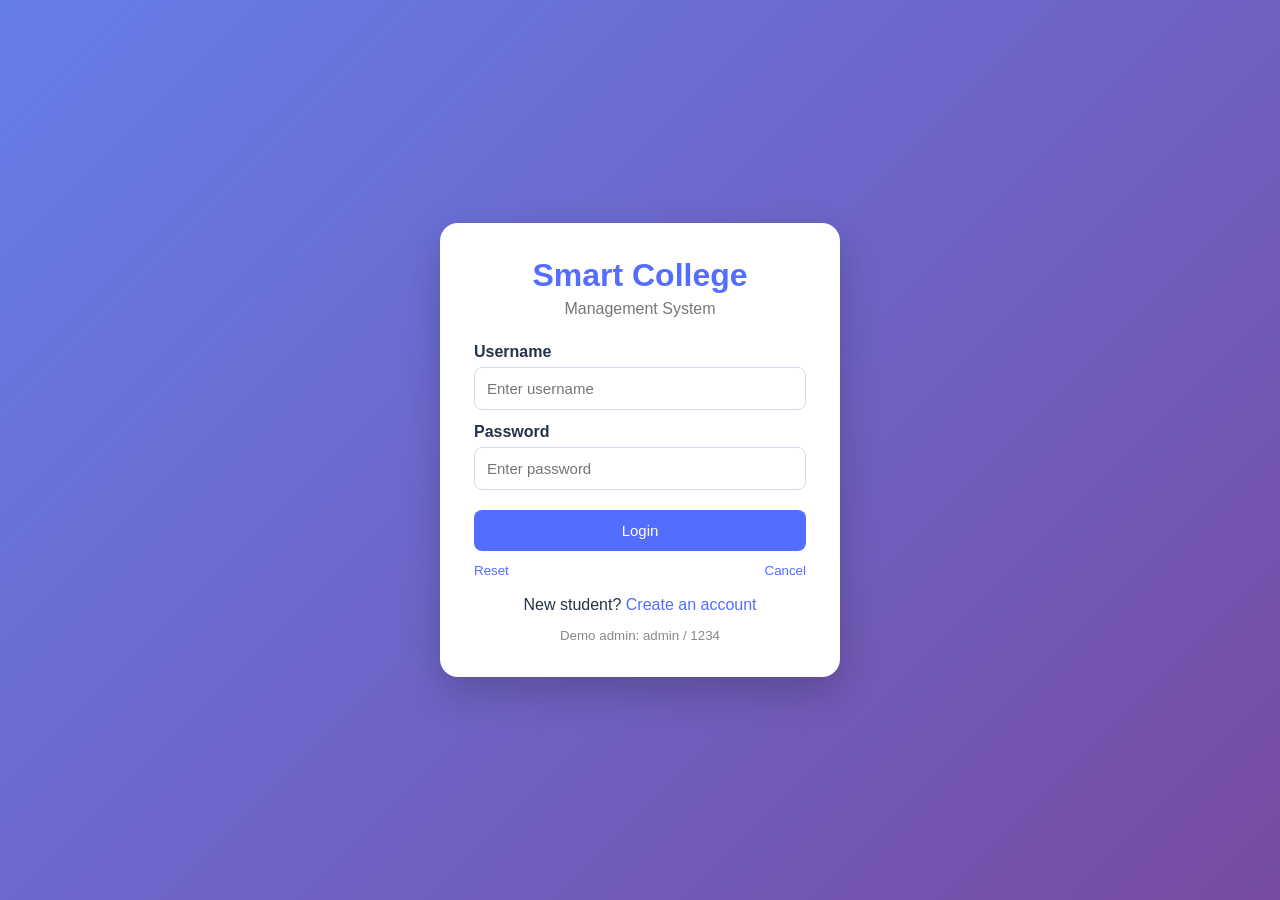
<file: frontend/index.html>
<!DOCTYPE html>
<html lang="en"><head><meta charset="UTF-8"><meta name="viewport" content="width=device-width,initial-scale=1.0">
<title>Smart College - Login</title><link rel="stylesheet" href="style.css"></head>
<body class="login-page">
<div class="login-card">
<h1>Smart College</h1><p class="subtitle">Management System</p>
<form id="loginForm">
<label>Username</label><input id="username" required placeholder="Enter username">
<label>Password</label><input id="password" type="password" required placeholder="Enter password">
<button class="primary" type="submit">Login</button>
<div class="login-actions"><button type="button" class="link-btn" onclick="resetLogin()">Reset</button><button type="button" class="link-btn" onclick="cancelLogin()">Cancel</button></div>
<p id="message"></p>
</form>
<p class="register-text">New student? <a href="register.html">Create an account</a></p>
<small>Demo admin: admin / 1234</small>
</div>
<script src="script.js"></script></body></html>
</file>
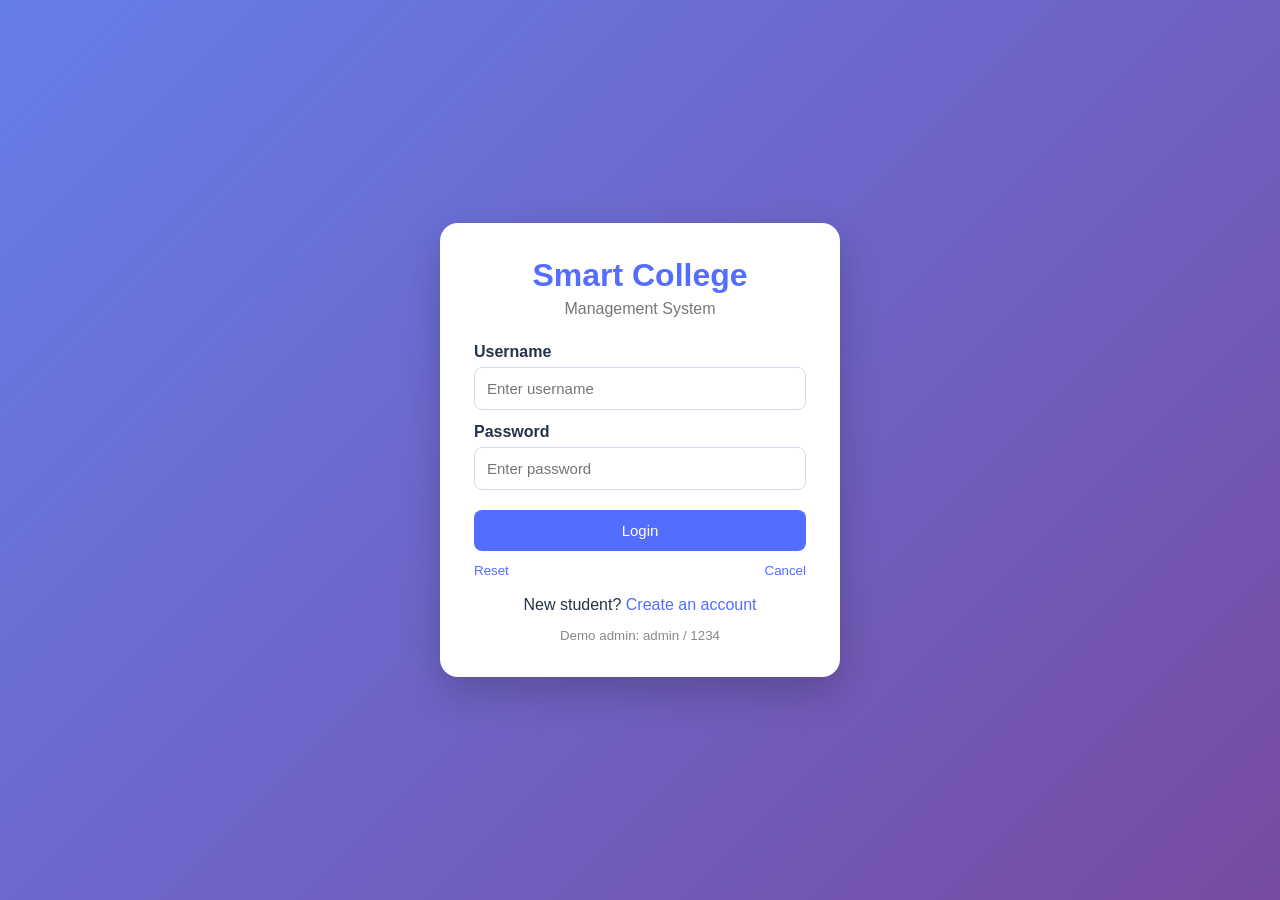
<file: frontend/attendance.html>
<!DOCTYPE html><html lang="en"><head><meta charset="UTF-8"><meta name="viewport" content="width=device-width,initial-scale=1.0">
<title>Attendance</title><link rel="stylesheet" href="style.css"></head><body><div class="app">
<aside class="sidebar"><h2>Smart College</h2><nav><a class="" href="dashboard.html">Dashboard</a><a class="" href="students.html">Students</a><a class="active" href="attendance.html">Attendance</a><a class="" href="courses.html">Courses</a><a class="" href="notices.html">Notices</a><a class="" href="profile.html">Profile</a></nav><button class="logout" onclick="logout()">Logout</button></aside>
<main class="main"><header class="topbar"><div><h1>Attendance</h1><p>Smart College Management System</p></div><span class="user-badge" id="userBadge">User</span></header><section class="panel"><div class="table-wrap"><table><thead><tr><th>Student</th><th>Roll</th><th>Status</th></tr></thead><tbody id="attendanceTable"></tbody></table></div><button class="primary save-attendance" onclick="saveAttendance()">Save Attendance</button><p id="attendanceMessage"></p></section></main>
</div><script src="script.js"></script></body></html>
</file>
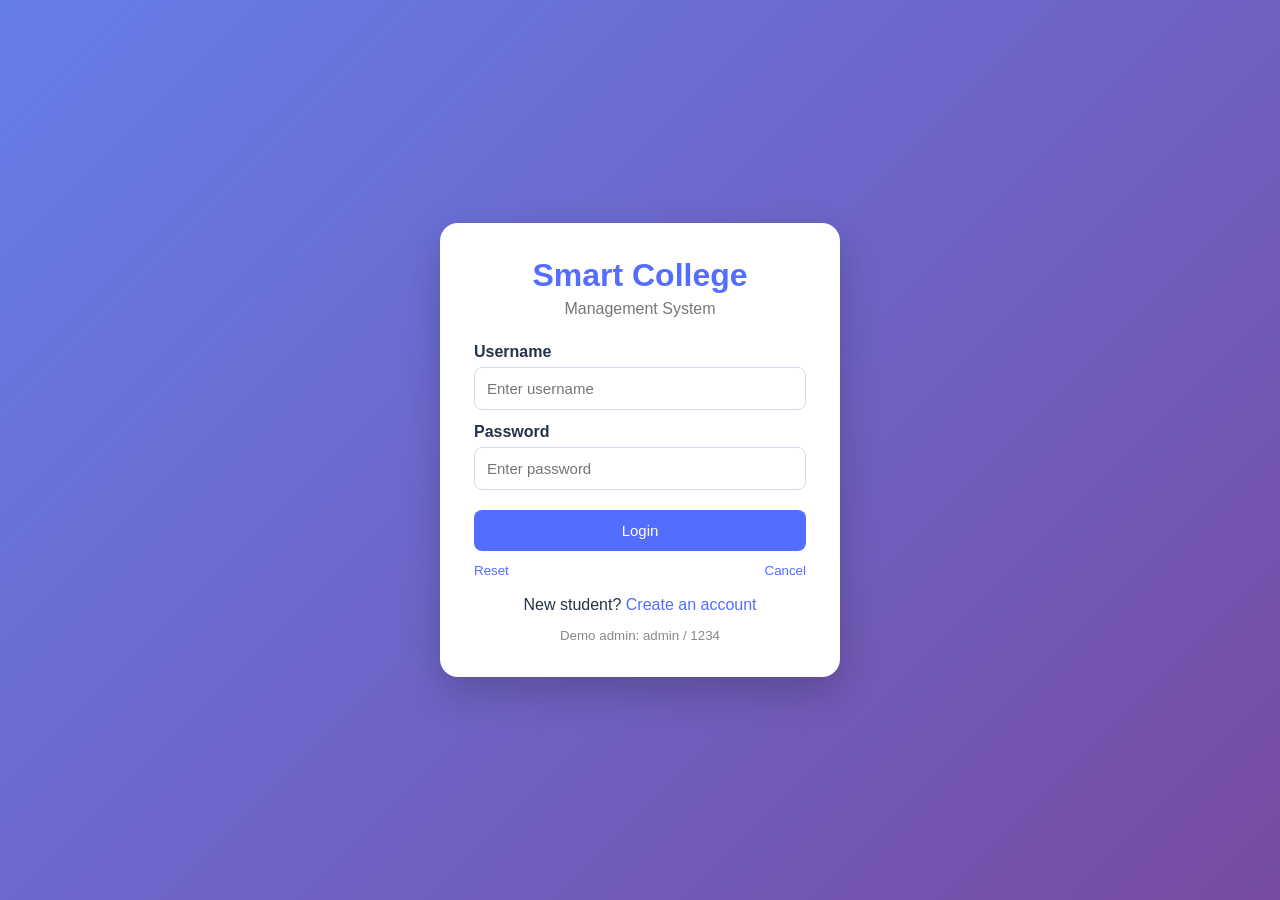
<file: frontend/courses.html>
<!DOCTYPE html><html lang="en"><head><meta charset="UTF-8"><meta name="viewport" content="width=device-width,initial-scale=1.0">
<title>Courses</title><link rel="stylesheet" href="style.css"></head><body><div class="app">
<aside class="sidebar"><h2>Smart College</h2><nav><a class="" href="dashboard.html">Dashboard</a><a class="" href="students.html">Students</a><a class="" href="attendance.html">Attendance</a><a class="active" href="courses.html">Courses</a><a class="" href="notices.html">Notices</a><a class="" href="profile.html">Profile</a></nav><button class="logout" onclick="logout()">Logout</button></aside>
<main class="main"><header class="topbar"><div><h1>Courses</h1><p>Smart College Management System</p></div><span class="user-badge" id="userBadge">User</span></header><section class="panel"><form id="courseForm" class="grid-form"><input id="courseName" placeholder="Course name" required><input id="faculty" placeholder="Faculty/Department" required><input id="semester" placeholder="Semester" required><button class="primary" type="submit">Add Course</button></form><p id="courseMessage"></p></section><section class="cards" id="courseCards"></section></main>
</div><script src="script.js"></script></body></html>
</file>
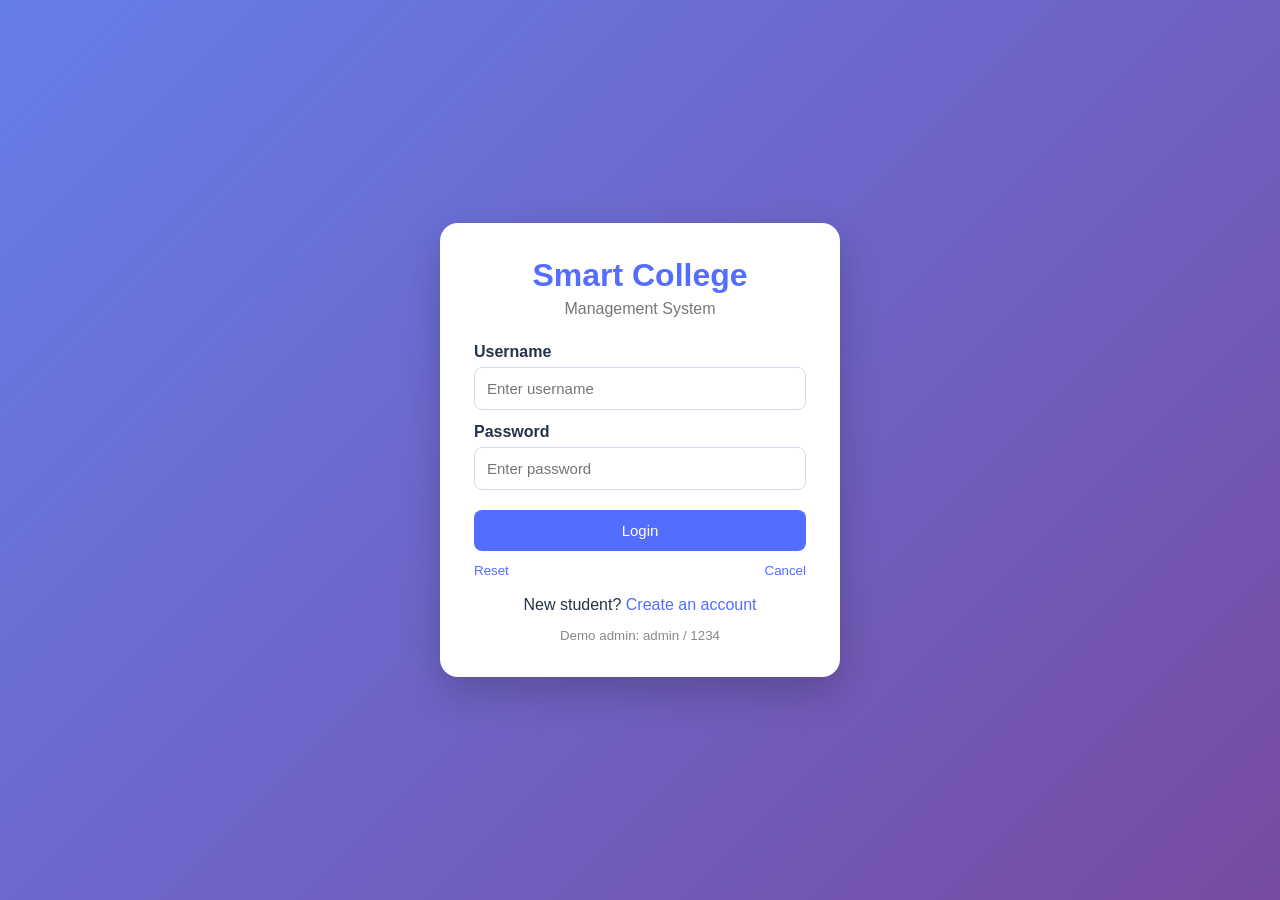
<file: frontend/dashboard.html>
<!DOCTYPE html><html lang="en"><head><meta charset="UTF-8"><meta name="viewport" content="width=device-width,initial-scale=1.0">
<title>Dashboard</title><link rel="stylesheet" href="style.css"></head><body><div class="app">
<aside class="sidebar"><h2>Smart College</h2><nav><a class="active" href="dashboard.html">Dashboard</a><a class="" href="students.html">Students</a><a class="" href="attendance.html">Attendance</a><a class="" href="courses.html">Courses</a><a class="" href="notices.html">Notices</a><a class="" href="profile.html">Profile</a></nav><button class="logout" onclick="logout()">Logout</button></aside>
<main class="main"><header class="topbar"><div><h1>Dashboard</h1><p>Smart College Management System</p></div><span class="user-badge" id="userBadge">User</span></header><section class="cards">
<div class="stat-card"><span>Total Students</span><strong id="studentCount">0</strong></div>
<div class="stat-card"><span>Courses</span><strong id="courseCount">0</strong></div>
<div class="stat-card"><span>Notices</span><strong id="noticeCount">0</strong></div>
<div class="stat-card"><span>Attendance</span><strong id="attendancePercent">0%</strong></div></section>
<section class="panel"><h2>Welcome to Smart College</h2><p>Manage student records, attendance, courses and college notices. All changes are stored in MySQL through the backend API.</p></section>
<section class="student-table">
<table id="dashboardStudentTable">
                <thead>
                    <tr>
                        <th>Name</th>
                        <th>Roll No</th>
                        <th>Course</th>
                        <th>Year</th>
                        <th>Semester</th>
                    </tr>
                </thead>
                <tbody></tbody>
            </table>
</section></main>
</div><script src="script.js"></script></body></html>
</file>
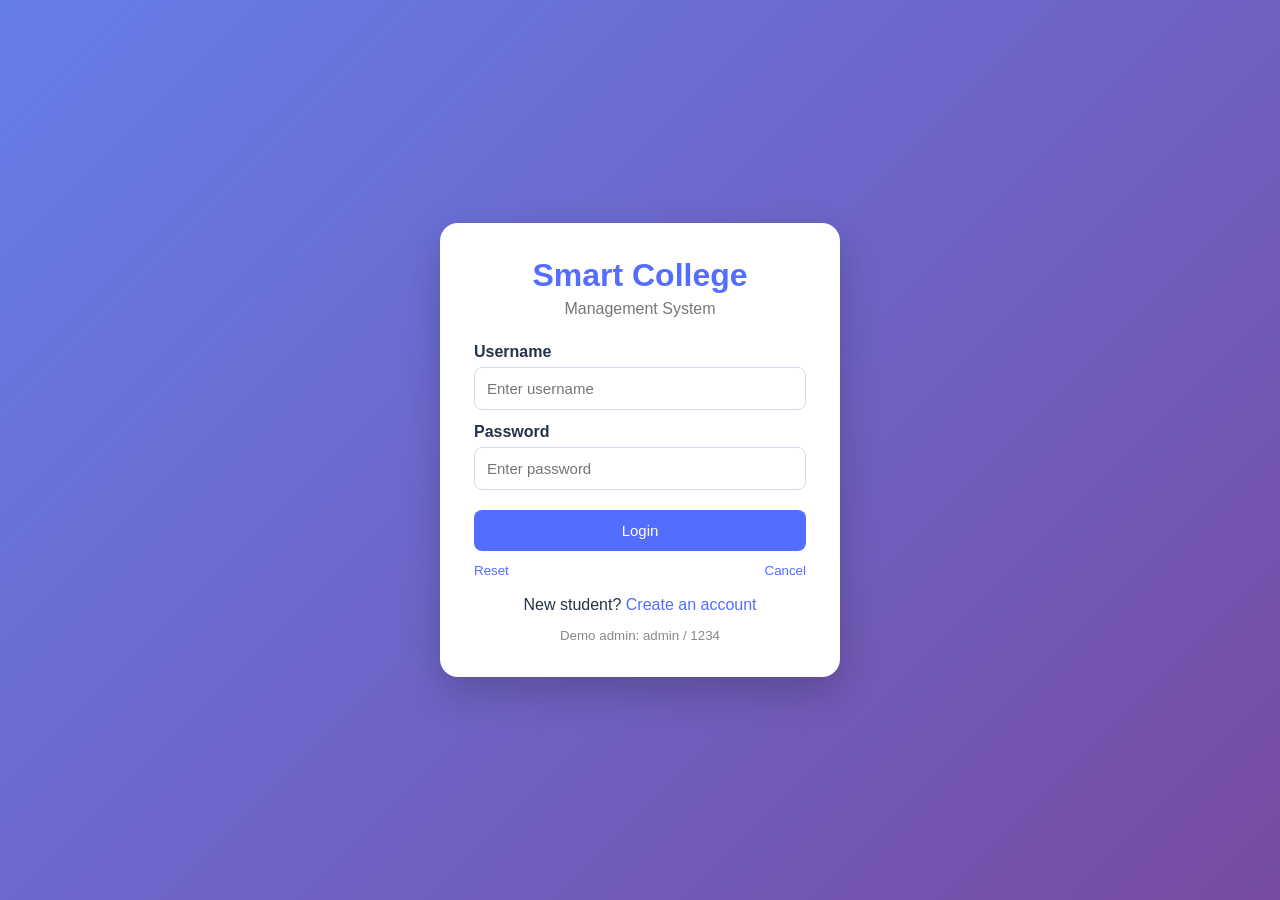
<file: frontend/login.html>
<!DOCTYPE html>
<html lang="en">
<head>
    <meta charset="UTF-8">
    <meta name="viewport" content="width=device-width,initial-scale=1.0">
    <title>Login - Smart College</title>
    <link rel="stylesheet" href="style.css">
</head>
<body class="login-page">
    <div class="login-card">
        <h1>Smart College</h1>
        <p class="subtitle">Management System</p>
        <form id="loginForm">
            <label>Username</label>
            <input id="username" required placeholder="Enter username">
            <label>Password</label>
            <input id="password" type="password" required placeholder="Enter password">
            <button class="primary" type="submit">Login</button>
            <div class="login-actions">
                <button type="button" class="link-btn" onclick="resetLogin()">Reset</button>
                <button type="button" class="link-btn" onclick="cancelLogin()">Cancel</button>
            </div>
            <p id="message"></p>
        </form>
        <p class="register-text">New student? <a href="register.html">Create an account</a></p>
        <small>Demo admin: admin / 1234</small>
    </div>
    <script src="script.js"></script>
</body>
</html>
</file>
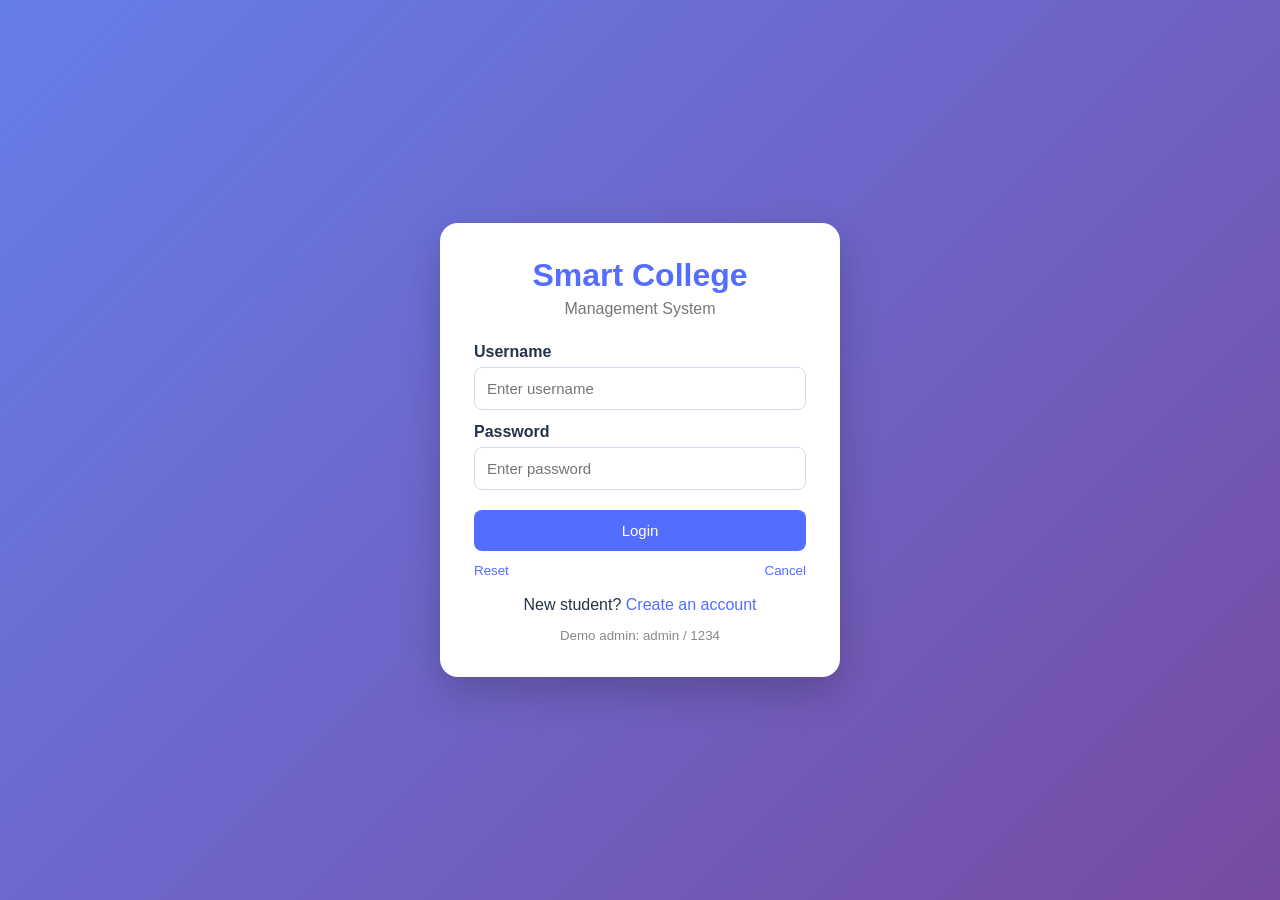
<file: frontend/notices.html>
<!DOCTYPE html><html lang="en"><head><meta charset="UTF-8"><meta name="viewport" content="width=device-width,initial-scale=1.0">
<title>College Notices</title><link rel="stylesheet" href="style.css"></head><body><div class="app">
<aside class="sidebar"><h2>Smart College</h2><nav><a class="" href="dashboard.html">Dashboard</a><a class="" href="students.html">Students</a><a class="" href="attendance.html">Attendance</a><a class="" href="courses.html">Courses</a><a class="active" href="notices.html">Notices</a><a class="" href="profile.html">Profile</a></nav><button class="logout" onclick="logout()">Logout</button></aside>
<main class="main"><header class="topbar"><div><h1>College Notices</h1><p>Smart College Management System</p></div><span class="user-badge" id="userBadge">User</span></header><section class="panel"><form id="noticeForm" class="grid-form"><input id="noticeTitle" placeholder="Notice title" required><input id="noticeText" placeholder="Notice details" required><button class="primary" type="submit">Add Notice</button></form><p id="noticeMessage"></p></section><section class="panel"><div id="noticeList"></div></section></main>
</div><script src="script.js"></script></body></html>
</file>
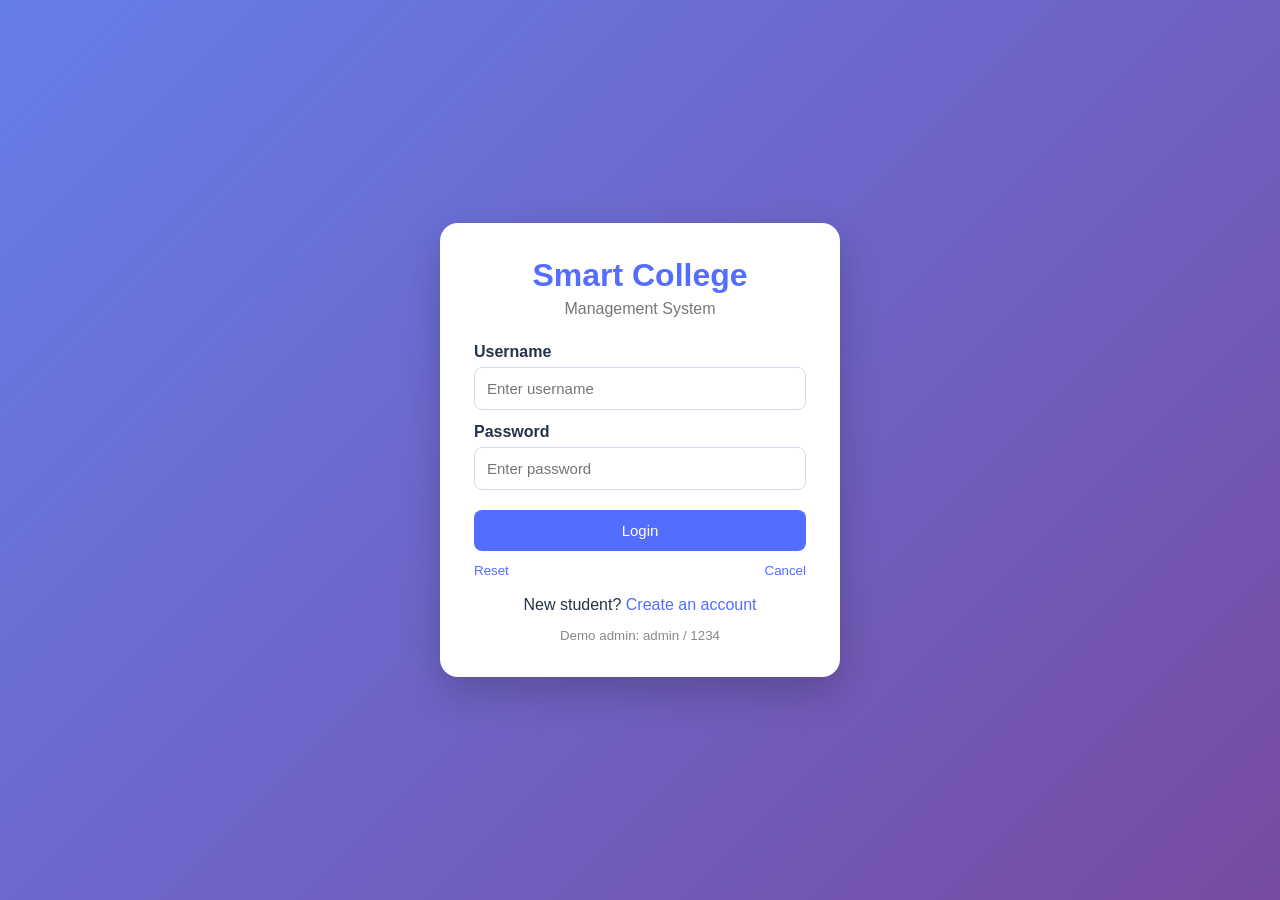
<file: frontend/profile.html>
<!DOCTYPE html><html lang="en"><head><meta charset="UTF-8"><meta name="viewport" content="width=device-width,initial-scale=1.0">
<title>Profile</title><link rel="stylesheet" href="style.css"></head><body><div class="app">
<aside class="sidebar"><h2>Smart College</h2><nav><a class="" href="dashboard.html">Dashboard</a><a class="" href="students.html">Students</a><a class="" href="attendance.html">Attendance</a><a class="" href="courses.html">Courses</a><a class="" href="notices.html">Notices</a><a class="active" href="profile.html">Profile</a></nav><button class="logout" onclick="logout()">Logout</button></aside>
<main class="main"><header class="topbar"><div><h1>Profile</h1><p>Smart College Management System</p></div><span class="user-badge" id="userBadge">User</span></header><section class="profile-card"><div class="avatar" id="avatar">U</div><h2 id="profileName">Loading...</h2><p id="profileCourse"></p><hr><p><b>Username:</b> <span id="profileUsername"></span></p><p><b>Email:</b> <span id="profileEmail"></span></p><p><b>Phone:</b> <span id="profilePhone"></span></p><p><b>Year:</b> <span id="profileYear"></span></p></section></main>
</div><script src="script.js"></script></body></html>
</file>
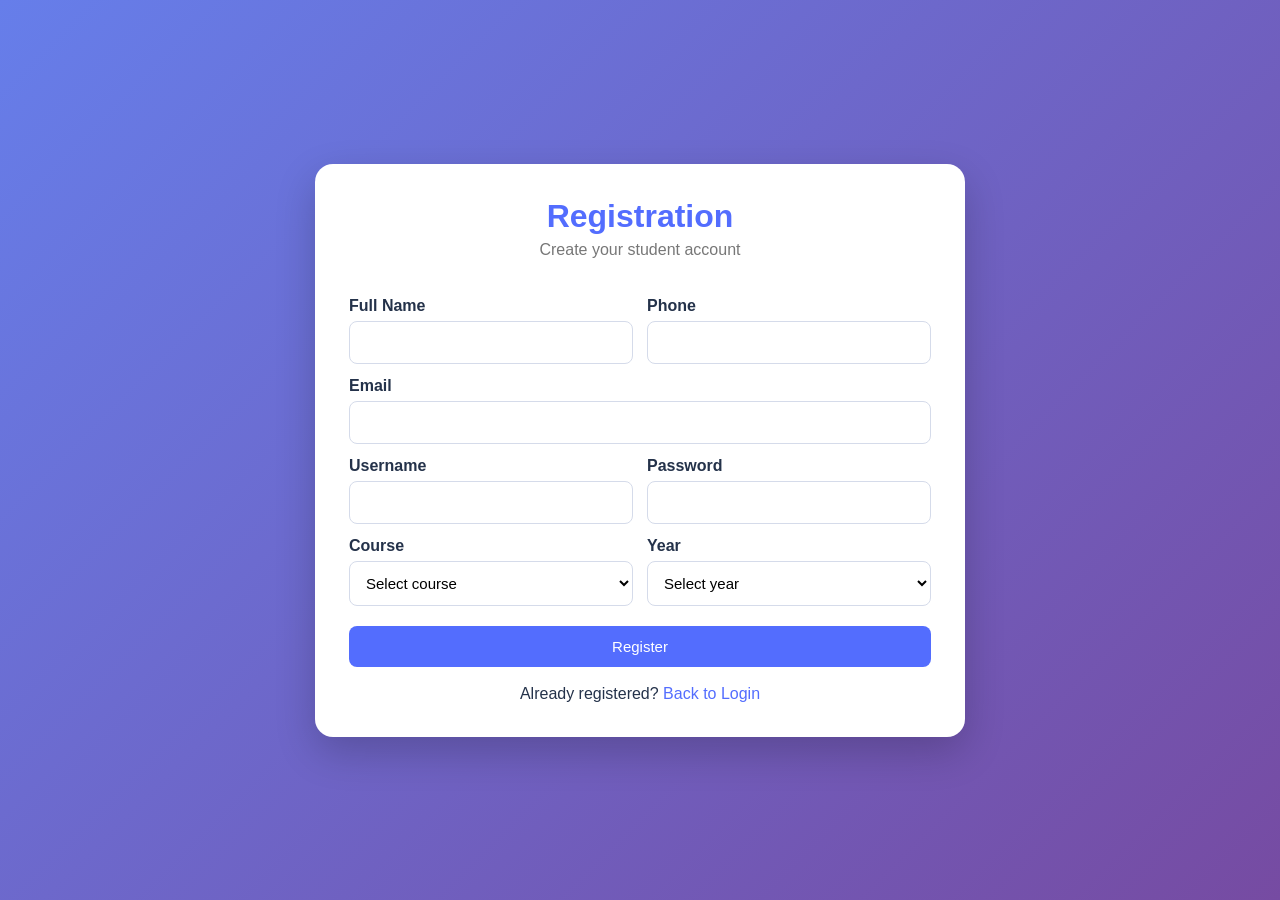
<file: frontend/register.html>
<!DOCTYPE html>
<html lang="en"><head><meta charset="UTF-8"><meta name="viewport" content="width=device-width,initial-scale=1.0">
<title>Registration - Smart College</title><link rel="stylesheet" href="style.css"></head>
<body class="login-page">
<div class="login-card register-card"><h1>Registration</h1><p class="subtitle">Create your student account</p>
<form id="registerForm">
<div class="two-col"><div><label>Full Name</label><input id="fullName" required></div><div><label>Phone</label><input id="phone" required></div></div>
<label>Email</label><input id="email" type="email" required>
<div class="two-col"><div><label>Username</label><input id="username" required></div><div><label>Password</label><input id="password" type="password" required minlength="6"></div></div>
<div class="two-col"><div><label>Course</label><select id="course" required><option value="">Select course</option><option>B.Sc. AI & ML</option><option>B.Sc. Computer Science</option><option>BCA</option><option>BBA</option></select></div><div><label>Year</label><select id="year" required><option value="">Select year</option><option>1st Year</option><option>2nd Year</option><option>3rd Year</option></select></div></div>
<button class="primary" type="submit">Register</button><p id="regMessage"></p>
</form><p class="register-text">Already registered? <a href="index.html">Back to Login</a></p>
</div><script src="script.js"></script></body></html>
</file>
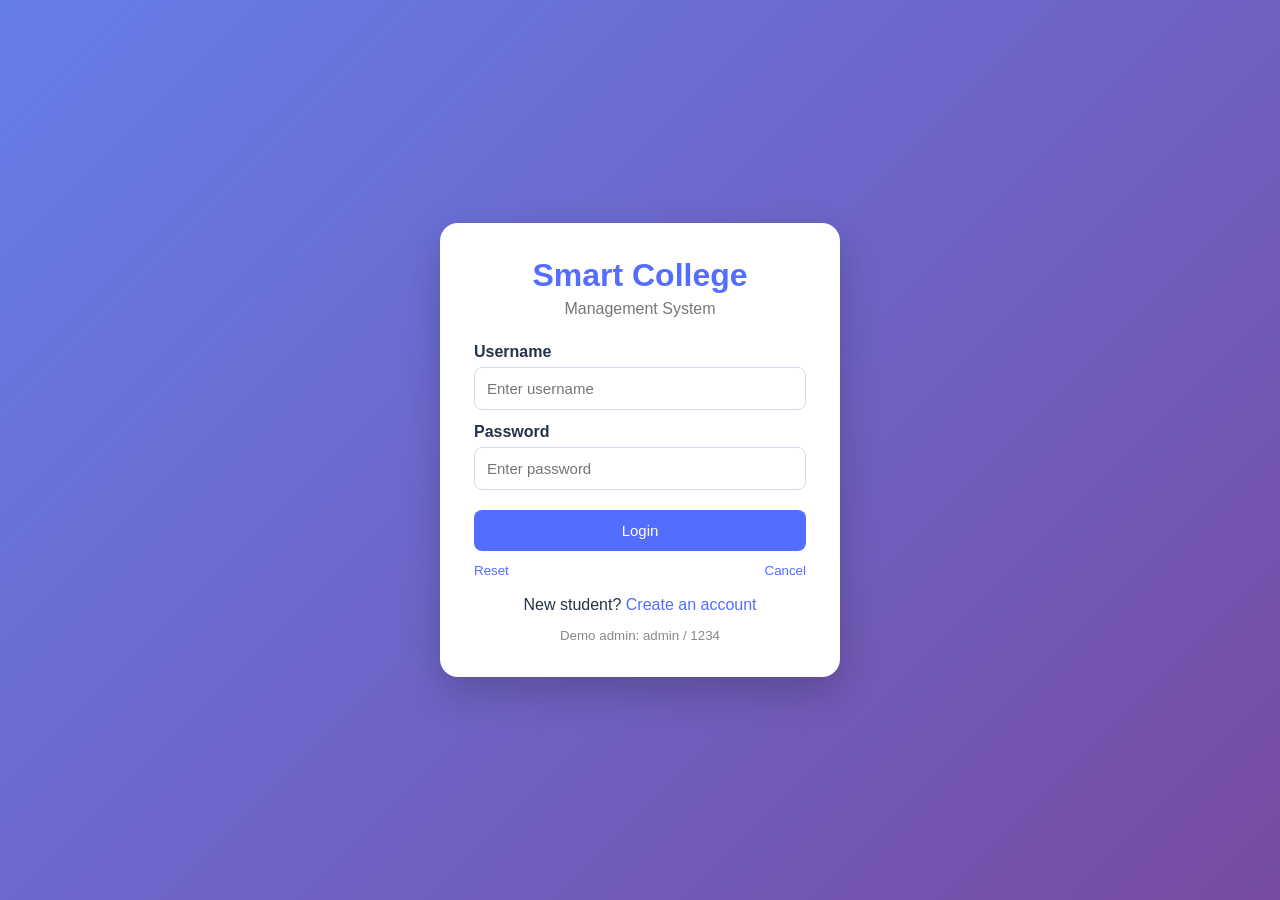
<file: frontend/students.html>
<!DOCTYPE html><html lang="en"><head><meta charset="UTF-8"><meta name="viewport" content="width=device-width,initial-scale=1.0">
<title>Student Management</title><link rel="stylesheet" href="style.css"></head><body><div class="app">
<aside class="sidebar"><h2>Smart College</h2><nav><a class="" href="dashboard.html">Dashboard</a><a class="active" href="students.html">Students</a><a class="" href="attendance.html">Attendance</a><a class="" href="courses.html">Courses</a><a class="" href="notices.html">Notices</a><a class="" href="profile.html">Profile</a></nav><button class="logout" onclick="logout()">Logout</button></aside>
<main class="main"><header class="topbar"><div><h1>Student Management</h1><p>Smart College Management System</p></div><span class="user-badge" id="userBadge">User</span></header><section class="panel"><form id="studentForm" class="grid-form">
<input id="sname" placeholder="Student name" required><input id="roll" placeholder="Roll number" required><input id="course" placeholder="Course" required><input id="year" placeholder="Year" required><input id="sem" placeholder="Semester" required><button class="primary" type="submit">Add Student</button>
</form><p id="studentMessage"></p></section>
<section class="panel"><div class="table-wrap"><table><thead><tr><th>Name</th><th>Roll</th><th>Course</th><th>Year</th><th>Semester</th><th>Action</th></tr></thead><tbody id="studentTable"></tbody></table></div></section></main>
</div><script src="script.js"></script></body></html>
</file>
<file: frontend/style.css>
*{box-sizing:border-box;margin:0;padding:0}body{font-family:Arial,sans-serif;background:#f4f7fb;color:#24324a}.login-page{min-height:100vh;display:flex;align-items:center;justify-content:center;background:linear-gradient(135deg,#667eea,#764ba2)}.login-card{width:400px;background:#fff;padding:34px;border-radius:18px;box-shadow:0 15px 40px #0003}.register-card{width:650px}.login-card h1{text-align:center;color:#536dfe}.subtitle{text-align:center;margin:6px 0 25px;color:#777}.login-card label{display:block;margin:13px 0 6px;font-weight:bold}.login-card input,.login-card select,.grid-form input{width:100%;padding:12px;border:1px solid #d5dbea;border-radius:8px;font-size:15px;background:#fff}.primary{border:0;border-radius:8px;padding:12px 18px;background:#536dfe;color:white;cursor:pointer;font-size:15px}.login-card .primary{width:100%;margin-top:20px}.login-actions{display:flex;justify-content:space-between;margin-top:12px}.link-btn{border:0;background:none;color:#536dfe;cursor:pointer}.register-text{text-align:center;margin-top:18px}.register-text a{color:#536dfe;text-decoration:none}.login-card small{display:block;text-align:center;margin-top:14px;color:#888}#message,#regMessage,#studentMessage,#courseMessage,#noticeMessage,#attendanceMessage{text-align:center;margin-top:12px;font-weight:bold}.two-col{display:grid;grid-template-columns:1fr 1fr;gap:14px}.app{display:flex;min-height:100vh}.sidebar{width:240px;background:#1f2a44;color:white;padding:25px 15px;display:flex;flex-direction:column}.sidebar h2{text-align:center;margin-bottom:25px}.sidebar nav{display:flex;flex-direction:column;gap:7px}.sidebar nav a{color:#dce3f4;text-decoration:none;padding:12px 15px;border-radius:8px}.sidebar nav a:hover,.sidebar nav a.active{background:#536dfe;color:white}.logout{margin-top:auto;padding:12px;border:1px solid #fff6;background:transparent;color:white;border-radius:8px;cursor:pointer}.main{flex:1;padding:30px}.topbar{display:flex;justify-content:space-between;align-items:center;margin-bottom:25px}.topbar h1{margin-bottom:6px}.topbar p{color:#778198}.user-badge{background:#e8ecff;color:#536dfe;padding:9px 15px;border-radius:20px}.cards{display:grid;grid-template-columns:repeat(4,1fr);gap:18px;margin-bottom:25px}.stat-card,.panel,.profile-card,.course-card{background:white;border-radius:14px;padding:22px;box-shadow:0 5px 18px #24324a12}.stat-card span{display:block;color:#7b8497;margin-bottom:10px}.stat-card strong{font-size:30px}.panel{margin-bottom:22px}.panel h2{margin-bottom:10px}.grid-form{display:grid;grid-template-columns:repeat(3,1fr);gap:12px;align-items:center}.grid-form .primary{width:100%}.table-wrap{overflow-x:auto}table{width:100%;border-collapse:collapse}th,td{text-align:left;padding:13px;border-bottom:1px solid #edf0f5;white-space:nowrap}th{background:#f8f9fc}.delete-btn{border:0;background:#ff5c70;color:white;padding:7px 10px;border-radius:6px;cursor:pointer}.save-attendance{margin-top:18px}.course-card h3{margin-bottom:10px}.notice{padding:16px 0;border-bottom:1px solid #edf0f5}.notice:last-child{border-bottom:0}.notice h3{margin-bottom:6px}.notice small{color:#888}.profile-card{max-width:550px;text-align:center}.avatar{width:80px;height:80px;border-radius:50%;background:#536dfe;color:white;display:flex;align-items:center;justify-content:center;font-size:34px;margin:0 auto 15px}.profile-card p{margin:12px}.profile-card hr{border:0;border-top:1px solid #eee;margin:20px 0}@media(max-width:850px){.sidebar{width:190px}.cards{grid-template-columns:repeat(2,1fr)}.grid-form{grid-template-columns:1fr 1fr}}@media(max-width:600px){.app{display:block}.sidebar{width:100%}.sidebar nav{display:grid;grid-template-columns:1fr 1fr}.logout{margin-top:15px}.cards{grid-template-columns:1fr}.grid-form,.two-col{grid-template-columns:1fr}.main{padding:15px}.register-card{width:95%}}
</file>
